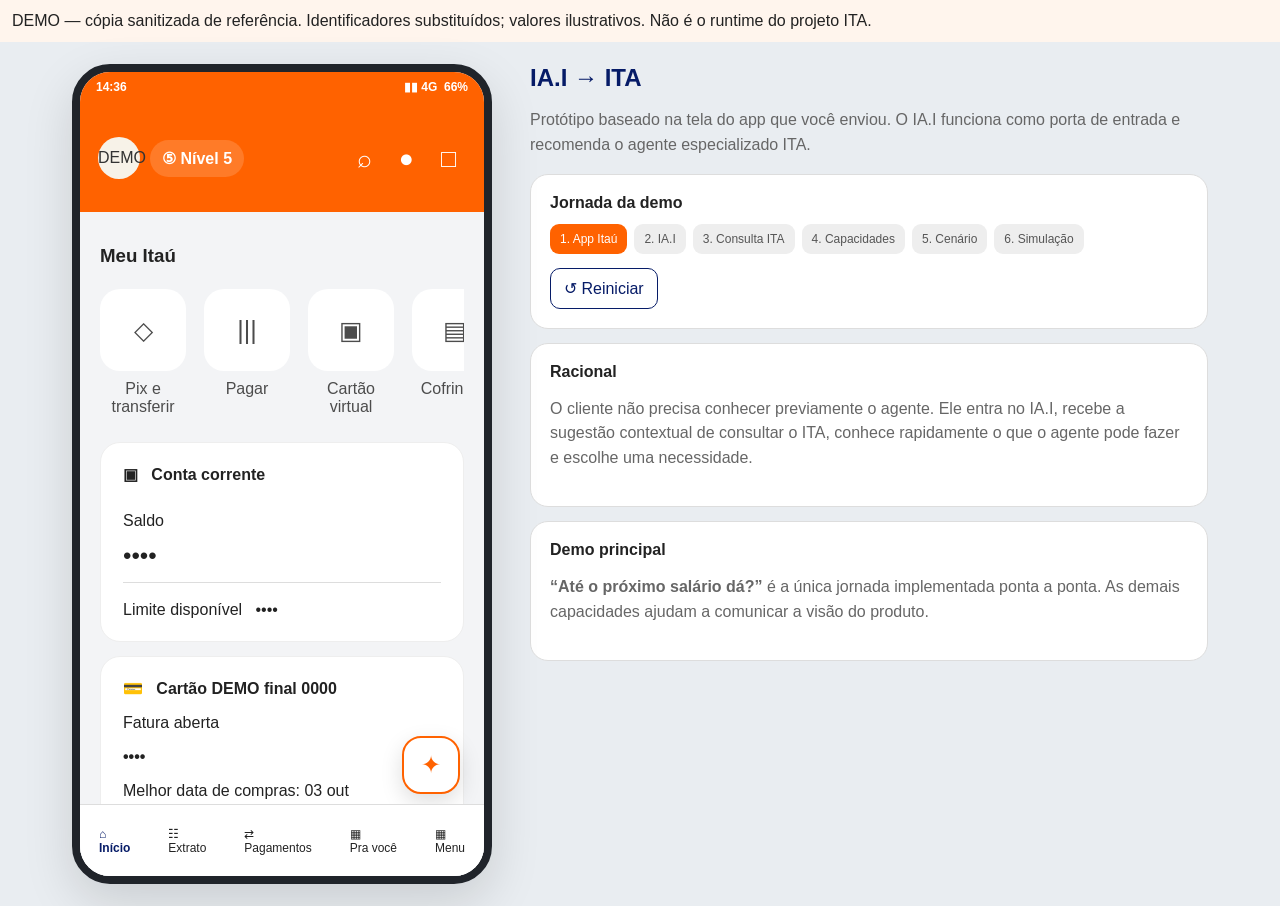
<file: docs/source/prototipo_IAI_ITA_jornada.sanitized.html>
<!doctype html>
<html lang="pt-BR"><head><meta charset="utf-8"><meta name="viewport" content="width=device-width,initial-scale=1">
<title>ITA no IA.I — Protótipo navegável</title>
<style>
:root{--orange:#ff6200;--navy:#061b67;--bg:#f3f4f6;--ink:#222;--muted:#666;--line:#e5e5e5;--soft:#fff5ed;--red:#b42318;--green:#16794c}
*{box-sizing:border-box}body{margin:0;background:#e9edf1;font-family:Arial,Helvetica,sans-serif;color:var(--ink)}button,input{font:inherit}
.wrap{max-width:1180px;margin:auto;padding:22px;display:grid;grid-template-columns:430px 1fr;gap:28px;align-items:start}
.phone{width:420px;height:820px;background:white;border:8px solid #20242a;border-radius:38px;overflow:hidden;position:relative;box-shadow:0 18px 50px #0002}.status{height:32px;background:var(--orange);color:#fff;padding:8px 16px;display:flex;justify-content:space-between;font-weight:bold;font-size:12px}.screen{height:772px;overflow:auto;background:var(--bg)}.hidden{display:none!important}
.orangeHead{height:108px;background:var(--orange);color:#fff;padding:20px 18px;display:flex;align-items:center;justify-content:space-between}.circle{width:42px;height:42px;border-radius:50%;background:#f7f2e8;color:#333;display:grid;place-items:center}.level{background:#ff7b28;border-radius:20px;padding:9px 12px;font-weight:bold}.icons{font-size:25px;letter-spacing:10px}
.home{padding:28px 20px 90px}.home h3{margin:5px 0 22px}.shortcuts{display:flex;gap:18px;overflow:hidden;margin-bottom:26px}.shortcut{text-align:center;width:86px;flex:none;color:#4c4c4c}.sq{height:82px;border-radius:20px;background:#fff;display:grid;place-items:center;font-size:25px;margin-bottom:9px}.card{background:#fff;border-radius:20px;padding:22px;margin:14px 0;border:1px solid #eee}.balance{font-size:24px;margin:12px 0}.aiFloat{position:absolute;right:24px;bottom:82px;width:58px;height:58px;border:2px solid var(--orange);background:#fff;border-radius:19px;display:grid;place-items:center;color:var(--orange);font-size:24px;cursor:pointer;box-shadow:0 8px 22px #0002}.bottom{position:absolute;bottom:0;left:0;right:0;height:72px;background:#fff;border-top:1px solid #ddd;display:flex;justify-content:space-around;align-items:center;font-size:12px}.bottom b{color:var(--navy)}
.chatHead{background:var(--orange);color:#fff;padding:17px;display:flex;gap:11px;align-items:center}.back{font-size:26px;cursor:pointer}.avatar{width:42px;height:42px;border-radius:14px;background:var(--navy);color:#fff;display:grid;place-items:center;font-weight:900}.chat{height:650px;padding:16px;overflow:auto;background:#f6f6f6}.bubble{max-width:88%;padding:12px 14px;border-radius:16px;margin:9px 0;line-height:1.42;font-size:14px}.bot{background:#fff;border:1px solid #e4e4e4}.me{margin-left:auto;background:#e7edff}.ita{border-left:4px solid var(--orange)}.chips{display:grid;gap:8px;margin:10px 0}.chip{border:1px solid #ddd;background:#fff;border-radius:13px;padding:12px;text-align:left;cursor:pointer}.chip:hover{border-color:var(--orange)}.chip b{display:block;margin-bottom:3px}.primary{background:var(--orange);color:#fff;border-color:var(--orange)}.composer{position:absolute;bottom:0;left:0;right:0;background:#fff;border-top:1px solid #ddd;padding:10px;display:flex;gap:8px}.composer input{flex:1;border:1px solid #d4d4d4;border-radius:22px;padding:11px}.composer button{border:0;width:42px;border-radius:50%;background:var(--orange);color:#fff;cursor:pointer}.analysis{background:#fff;border:1px solid #ddd;border-radius:15px;padding:14px;margin:10px 0}.risk{background:#fff0ed;border-color:#ffd0c8}.big{font-size:25px;font-weight:800;color:var(--red)}
.panel h1{color:var(--navy);margin:0 0 8px}.panel p{color:var(--muted);line-height:1.55}.box{background:#fff;border:1px solid #ddd;border-radius:18px;padding:19px;margin-top:14px}.steps{display:flex;gap:7px;flex-wrap:wrap;margin-top:12px}.step{background:#eee;color:#555;padding:8px 10px;border-radius:9px;font-size:12px}.step.on{background:var(--orange);color:#fff}.reset{border:1px solid var(--navy);color:var(--navy);background:#fff;padding:10px 13px;border-radius:10px;margin-top:14px;cursor:pointer}
@media(max-width:900px){.wrap{grid-template-columns:1fr}.phone{width:100%;max-width:420px;margin:auto}}
</style></head><body>
<div role="note" style="padding:12px;background:#fff5ed">DEMO — cópia sanitizada de referência. Identificadores substituídos; valores ilustrativos. Não é o runtime do projeto ITA.</div>
<div class="wrap">
<div class="phone"><div class="status"><span>14:36</span><span>▮▮ 4G&nbsp; 66%</span></div>
<!-- HOME inspired by supplied screenshot -->
<div id="home" class="screen">
 <div class="orangeHead"><div style="display:flex;align-items:center;gap:10px"><div class="circle">DEMO</div><div class="level">⑤ Nível 5</div></div><div class="icons">⌕ ● □</div></div>
 <div class="home"><h3>Meu Itaú</h3><div class="shortcuts">
  <div class="shortcut"><div class="sq">◇</div>Pix e<br>transferir</div><div class="shortcut"><div class="sq">|||</div>Pagar</div><div class="shortcut"><div class="sq">▣</div>Cartão<br>virtual</div><div class="shortcut"><div class="sq">▤</div>Cofrinhos</div>
 </div>
 <div class="card"><b>▣ &nbsp; Conta corrente</b><div style="margin-top:28px">Saldo</div><div class="balance">••••</div><hr style="border:0;border-top:1px solid #ddd"><div style="margin-top:18px">Limite disponível &nbsp; ••••</div></div>
 <div class="card"><b>💳 &nbsp; Cartão DEMO final 0000</b><p>Fatura aberta</p><b>••••</b><p>Melhor data de compras: 03 out</p></div>
 </div>
 <button class="aiFloat" onclick="openIA()">✦</button>
 <div class="bottom"><b>⌂<br>Início</b><span>☷<br>Extrato</span><span>⇄<br>Pagamentos</span><span>▦<br>Pra você</span><span>▦<br>Menu</span></div>
</div>

<!-- IA.I -->
<div id="iai" class="screen hidden">
 <div class="chatHead"><span class="back" onclick="goHome()">‹</span><div class="avatar">IA</div><div><b>IA.I</b><div style="font-size:11px">assistente Itaú</div></div></div>
 <div id="chat" class="chat">
  <div class="bubble bot">Oi! Como posso ajudar você hoje?</div>
  <div class="bubble bot">Além das consultas do dia a dia, posso chamar agentes especializados quando você precisar de uma análise mais completa.</div>
  <div class="analysis"><b>Quer entender melhor suas decisões financeiras?</b><p style="font-size:13px;color:#666">Posso consultar o <b>ITA, seu agente financeiro</b>, para analisar seu momento, antecipar situações e simular decisões.</p><button class="chip primary" onclick="callITA()">Consultar o ITA →</button></div>
 </div>
 <div class="composer"><input id="input" placeholder="Pergunte ao IA.I"><button onclick="send()">➜</button></div>
</div>
</div>

<aside class="panel"><h1>IA.I → ITA</h1><p>Protótipo baseado na tela do app que você enviou. O IA.I funciona como porta de entrada e recomenda o agente especializado ITA.</p>
<div class="box"><b>Jornada da demo</b><div class="steps"><span id="s1" class="step on">1. App Itaú</span><span id="s2" class="step">2. IA.I</span><span id="s3" class="step">3. Consulta ITA</span><span id="s4" class="step">4. Capacidades</span><span id="s5" class="step">5. Cenário</span><span id="s6" class="step">6. Simulação</span></div><button class="reset" onclick="location.reload()">↺ Reiniciar</button></div>
<div class="box"><b>Racional</b><p>O cliente não precisa conhecer previamente o agente. Ele entra no IA.I, recebe a sugestão contextual de consultar o ITA, conhece rapidamente o que o agente pode fazer e escolhe uma necessidade.</p></div>
<div class="box"><b>Demo principal</b><p><b>“Até o próximo salário dá?”</b> é a única jornada implementada ponta a ponta. As demais capacidades ajudam a comunicar a visão do produto.</p></div>
</aside></div>
<script>
let stage=1;
function steps(n){stage=n;for(let i=1;i<=6;i++)document.getElementById('s'+i).classList.toggle('on',i<=n)}
function openIA(){document.getElementById('home').classList.add('hidden');document.getElementById('iai').classList.remove('hidden');steps(2)}
function goHome(){document.getElementById('home').classList.remove('hidden');document.getElementById('iai').classList.add('hidden');steps(1)}
function add(html,me=false,extra=''){let c=document.getElementById('chat'),d=document.createElement('div');d.className='bubble '+(me?'me':'bot')+' '+extra;d.innerHTML=html;c.appendChild(d);c.scrollTop=c.scrollHeight}
function block(html){let c=document.getElementById('chat'),d=document.createElement('div');d.innerHTML=html;c.appendChild(d);c.scrollTop=c.scrollHeight}
function callITA(){add('<b>ITA conectado.</b> Vou passar a conversa para o agente financeiro especializado.');setTimeout(()=>{add('<b>Oi, eu sou o ITA.</b> 👋<br>Eu uso seu contexto financeiro para ajudar você a entender o que está acontecendo com seu dinheiro, antecipar situações e simular decisões antes que elas aconteçam.',false,'ita');showCapabilities();steps(3)},350)}
function showCapabilities(){setTimeout(()=>{block(`<div class="chips">
<button class="chip" onclick="salary()"><b>💰 Até o próximo salário dá?</b>Veja quanto está realmente disponível considerando o que ainda vem pela frente.</button>
<button class="chip" onclick="comingSoon('gastos')"><b>📉 Entender meus gastos</b>Descubra o que mudou e o que está pressionando seu orçamento.</button>
<button class="chip" onclick="comingSoon('decisão')"><b>🔮 Simular uma decisão</b>Veja como uma compra ou gasto pode afetar os próximos meses.</button>
<button class="chip" onclick="comingSoon('oportunidades')"><b>✨ Identificar oportunidades</b>Perceba novas folgas, fim de parcelas ou mudanças positivas no cenário.</button>
</div>`);steps(4)},450)}
function comingSoon(x){add('Quero '+x+'.',true);add('Essa capacidade faz parte do ITA. Nesta demonstração, vamos seguir pela jornada <b>“Até o próximo salário dá?”</b>.');}
function salary(){add('Até o próximo salário dá?',true);add('Claro. Me conta o que você está pensando em fazer.',false,'ita');block(`<div class="chips"><button class="chip primary" onclick="purchase()">Quero gastar R$ 800</button></div>`);steps(5)}
function purchase(){add('Tenho R$ 2.000 na conta e quero gastar R$ 800. Dá até o próximo salário?',true);add('Vou considerar não só seu saldo de hoje, mas também o que está previsto até sua próxima renda.',false,'ita');setTimeout(analyse,350)}
function analyse(){add('Sua próxima renda está prevista para daqui a <b>18 dias</b>. Até lá, identifiquei aproximadamente <b>R$ 1.450</b> entre compromissos e gastos esperados.',false,'ita');block(`<div class="analysis"><b>Sem o novo gasto</b><br><span style="font-size:23px;font-weight:bold;color:#061b67">R$ 550</span><br><small>saldo projetado até a próxima renda</small></div><div class="analysis risk"><b>Com o gasto de R$ 800</b><br><span class="big">– R$ 250</span><br><small>há risco de saldo negativo antes da próxima entrada</small></div>`);add('Para preservar uma margem de R$ 300, um gasto de até <b>R$ 250</b> seria mais compatível com esse cenário. A decisão continua sendo sua. Quer testar outro valor?',false,'ita');block(`<div class="chips"><button class="chip primary" onclick="simulate(500)">Simular R$ 500</button><button class="chip" onclick="simulate(250)">Simular R$ 250</button><button class="chip" onclick="details()">Como você calculou?</button></div>`)}
function simulate(v){add('E se eu gastar R$ '+v+'?',true);let p=550-v;if(p<300)add('Com R$ '+v+', sua projeção é chegar ao próximo salário com aproximadamente <b>R$ '+p+'</b>. O valor cabe na projeção, mas deixa uma margem menor que R$ 300.',false,'ita');else add('Com R$ '+v+', você chegaria ao próximo salário com aproximadamente <b>R$ '+p+'</b>, preservando a margem de R$ 300.',false,'ita');steps(6)}
function details(){add('Considerei <b>R$ 620</b> em contas recorrentes, <b>R$ 480</b> em parcelas, <b>R$ 120</b> em assinaturas e cerca de <b>R$ 230</b> em gastos variáveis estimados. Os gastos variáveis são uma previsão, não um compromisso certo.',false,'ita')}
function send(){let i=document.getElementById('input');if(i.value.trim()){add(i.value,true);i.value='';add('Posso te ajudar por aqui ou consultar o ITA quando sua pergunta envolver análise e simulação financeira.');}}
</script></body></html>
</file>
